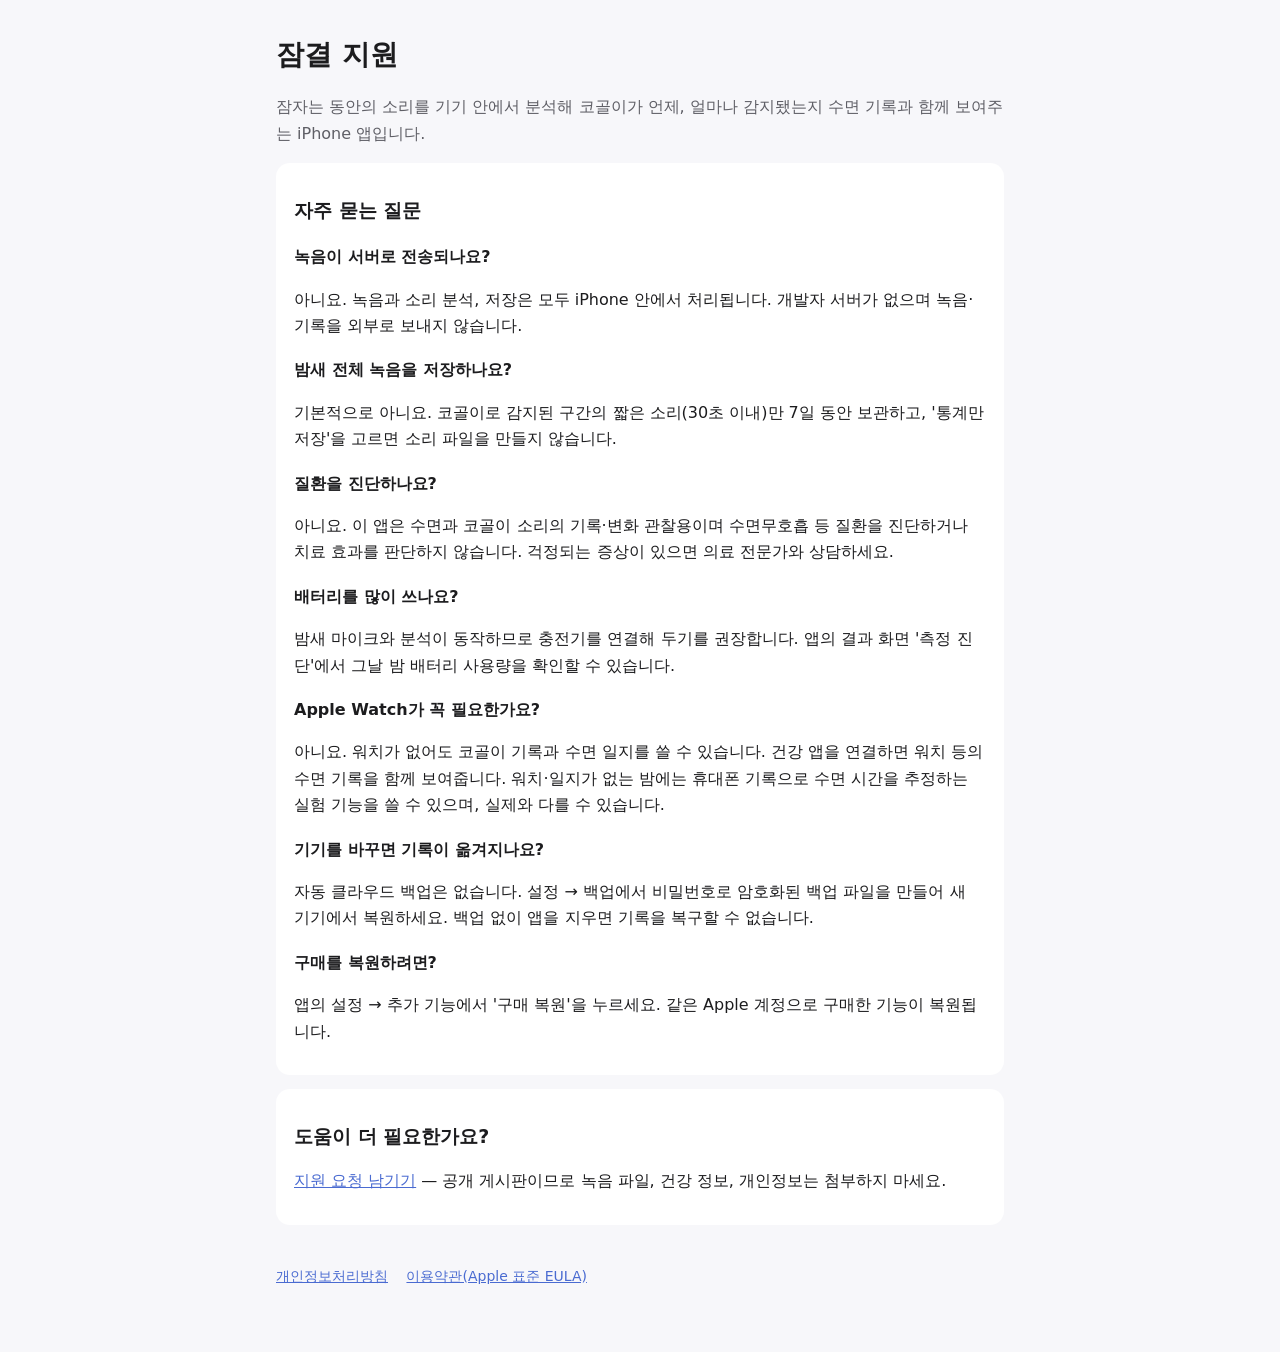
<file: index.html>
<!doctype html>
<html lang="ko">
<head>
<meta charset="utf-8">
<meta name="viewport" content="width=device-width, initial-scale=1">
<title>잠결 지원</title>
<link rel="stylesheet" href="styles.css">
</head>
<body>
<main>
  <h1>잠결 지원</h1>
  <p class="lead">잠자는 동안의 소리를 기기 안에서 분석해 코골이가 언제, 얼마나 감지됐는지 수면 기록과 함께 보여주는 iPhone 앱입니다.</p>

  <section class="card">
    <h2>자주 묻는 질문</h2>
    <h3>녹음이 서버로 전송되나요?</h3>
    <p>아니요. 녹음과 소리 분석, 저장은 모두 iPhone 안에서 처리됩니다. 개발자 서버가 없으며 녹음·기록을 외부로 보내지 않습니다.</p>
    <h3>밤새 전체 녹음을 저장하나요?</h3>
    <p>기본적으로 아니요. 코골이로 감지된 구간의 짧은 소리(30초 이내)만 7일 동안 보관하고, '통계만 저장'을 고르면 소리 파일을 만들지 않습니다.</p>
    <h3>질환을 진단하나요?</h3>
    <p>아니요. 이 앱은 수면과 코골이 소리의 기록·변화 관찰용이며 수면무호흡 등 질환을 진단하거나 치료 효과를 판단하지 않습니다. 걱정되는 증상이 있으면 의료 전문가와 상담하세요.</p>
    <h3>배터리를 많이 쓰나요?</h3>
    <p>밤새 마이크와 분석이 동작하므로 충전기를 연결해 두기를 권장합니다. 앱의 결과 화면 '측정 진단'에서 그날 밤 배터리 사용량을 확인할 수 있습니다.</p>
    <h3>Apple Watch가 꼭 필요한가요?</h3>
    <p>아니요. 워치가 없어도 코골이 기록과 수면 일지를 쓸 수 있습니다. 건강 앱을 연결하면 워치 등의 수면 기록을 함께 보여줍니다. 워치·일지가 없는 밤에는 휴대폰 기록으로 수면 시간을 추정하는 실험 기능을 쓸 수 있으며, 실제와 다를 수 있습니다.</p>
    <h3>기기를 바꾸면 기록이 옮겨지나요?</h3>
    <p>자동 클라우드 백업은 없습니다. 설정 → 백업에서 비밀번호로 암호화된 백업 파일을 만들어 새 기기에서 복원하세요. 백업 없이 앱을 지우면 기록을 복구할 수 없습니다.</p>
    <h3>구매를 복원하려면?</h3>
    <p>앱의 설정 → 추가 기능에서 '구매 복원'을 누르세요. 같은 Apple 계정으로 구매한 기능이 복원됩니다.</p>
  </section>

  <section class="card">
    <h2>도움이 더 필요한가요?</h2>
    <p><a href="https://github.com/hiorio/drowse-support/issues">지원 요청 남기기</a> — 공개 게시판이므로 녹음 파일, 건강 정보, 개인정보는 첨부하지 마세요.</p>
  </section>

  <footer>
    <a href="privacy/">개인정보처리방침</a>
    <a href="https://www.apple.com/legal/internet-services/itunes/dev/stdeula/">이용약관(Apple 표준 EULA)</a>
  </footer>
</main>
</body>
</html>
</file>
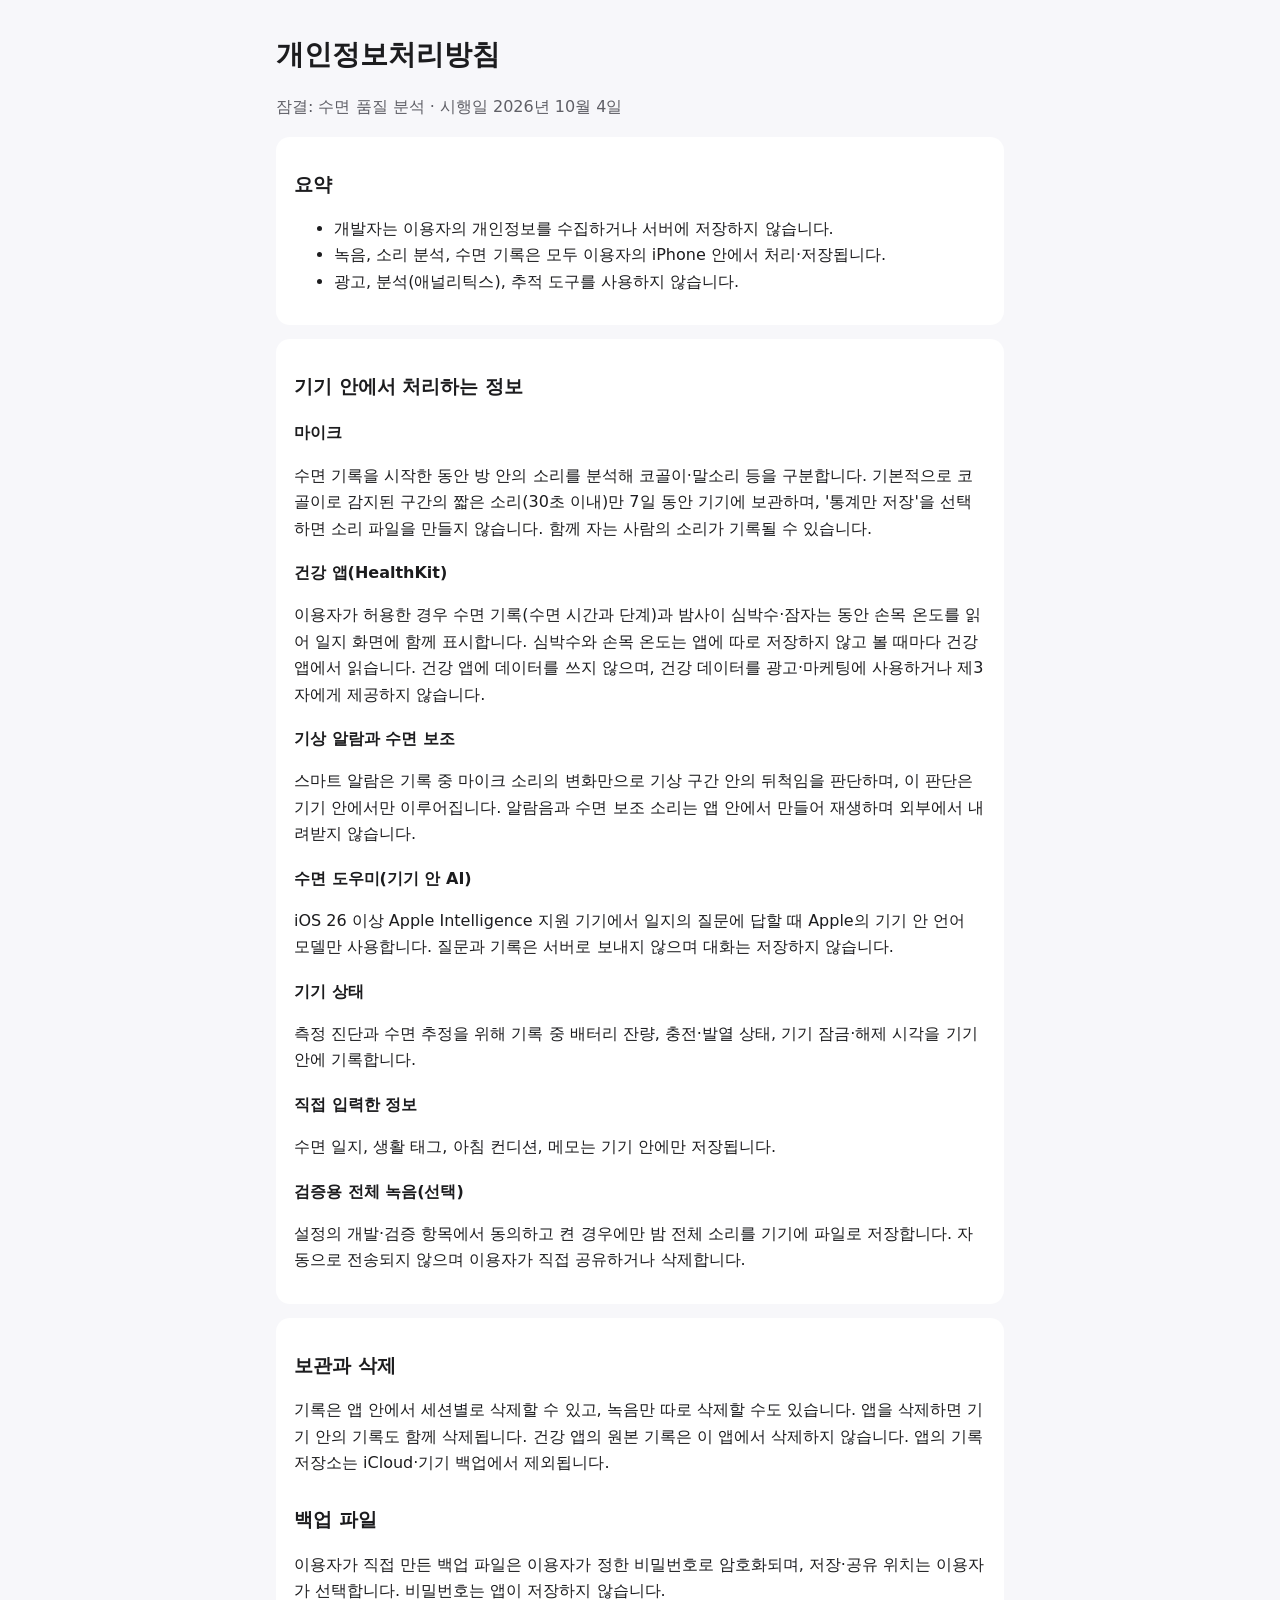
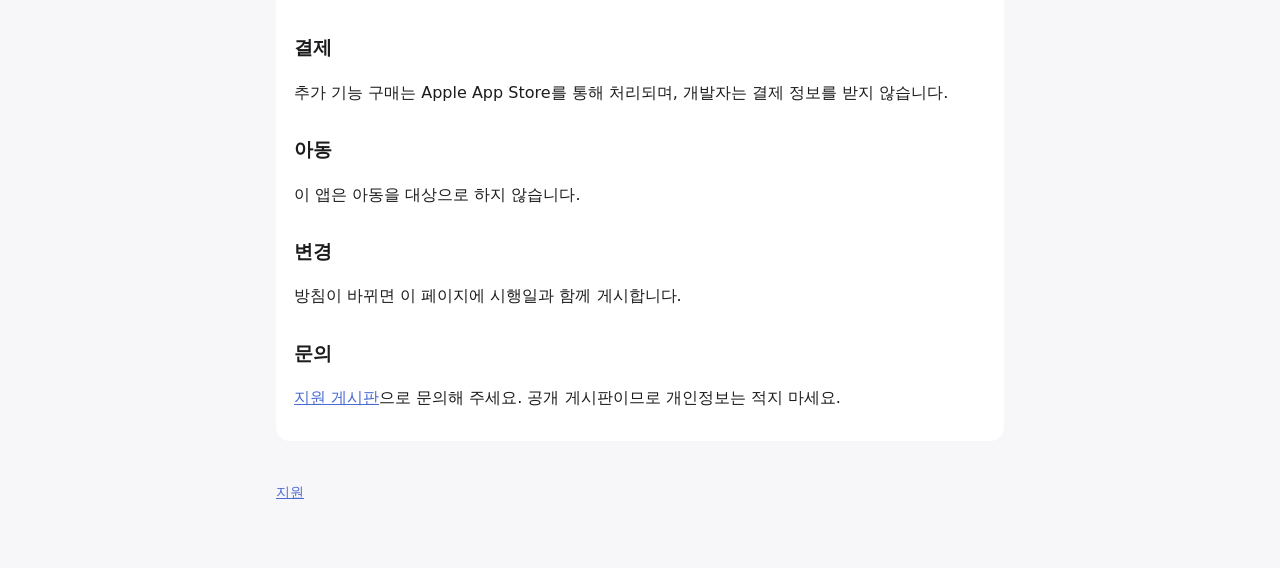
<file: privacy/index.html>
<!doctype html>
<html lang="ko">
<head>
<meta charset="utf-8">
<meta name="viewport" content="width=device-width, initial-scale=1">
<title>잠결 개인정보처리방침</title>
<link rel="stylesheet" href="../styles.css">
</head>
<body>
<main>
  <h1>개인정보처리방침</h1>
  <p class="lead">잠결: 수면 품질 분석 · 시행일 2026년 10월 4일</p>

  <section class="card">
    <h2>요약</h2>
    <ul>
      <li>개발자는 이용자의 개인정보를 수집하거나 서버에 저장하지 않습니다.</li>
      <li>녹음, 소리 분석, 수면 기록은 모두 이용자의 iPhone 안에서 처리·저장됩니다.</li>
      <li>광고, 분석(애널리틱스), 추적 도구를 사용하지 않습니다.</li>
    </ul>
  </section>

  <section class="card">
    <h2>기기 안에서 처리하는 정보</h2>
    <h3>마이크</h3>
    <p>수면 기록을 시작한 동안 방 안의 소리를 분석해 코골이·말소리 등을 구분합니다. 기본적으로 코골이로 감지된 구간의 짧은 소리(30초 이내)만 7일 동안 기기에 보관하며, '통계만 저장'을 선택하면 소리 파일을 만들지 않습니다. 함께 자는 사람의 소리가 기록될 수 있습니다.</p>
    <h3>건강 앱(HealthKit)</h3>
    <p>이용자가 허용한 경우 수면 기록(수면 시간과 단계)과 밤사이 심박수·잠자는 동안 손목 온도를 읽어 일지 화면에 함께 표시합니다. 심박수와 손목 온도는 앱에 따로 저장하지 않고 볼 때마다 건강 앱에서 읽습니다. 건강 앱에 데이터를 쓰지 않으며, 건강 데이터를 광고·마케팅에 사용하거나 제3자에게 제공하지 않습니다.</p>
    <h3>기상 알람과 수면 보조</h3>
    <p>스마트 알람은 기록 중 마이크 소리의 변화만으로 기상 구간 안의 뒤척임을 판단하며, 이 판단은 기기 안에서만 이루어집니다. 알람음과 수면 보조 소리는 앱 안에서 만들어 재생하며 외부에서 내려받지 않습니다.</p>
    <h3>수면 도우미(기기 안 AI)</h3>
    <p>iOS 26 이상 Apple Intelligence 지원 기기에서 일지의 질문에 답할 때 Apple의 기기 안 언어 모델만 사용합니다. 질문과 기록은 서버로 보내지 않으며 대화는 저장하지 않습니다.</p>
    <h3>기기 상태</h3>
    <p>측정 진단과 수면 추정을 위해 기록 중 배터리 잔량, 충전·발열 상태, 기기 잠금·해제 시각을 기기 안에 기록합니다.</p>
    <h3>직접 입력한 정보</h3>
    <p>수면 일지, 생활 태그, 아침 컨디션, 메모는 기기 안에만 저장됩니다.</p>
    <h3>검증용 전체 녹음(선택)</h3>
    <p>설정의 개발·검증 항목에서 동의하고 켠 경우에만 밤 전체 소리를 기기에 파일로 저장합니다. 자동으로 전송되지 않으며 이용자가 직접 공유하거나 삭제합니다.</p>
  </section>

  <section class="card">
    <h2>보관과 삭제</h2>
    <p>기록은 앱 안에서 세션별로 삭제할 수 있고, 녹음만 따로 삭제할 수도 있습니다. 앱을 삭제하면 기기 안의 기록도 함께 삭제됩니다. 건강 앱의 원본 기록은 이 앱에서 삭제하지 않습니다. 앱의 기록 저장소는 iCloud·기기 백업에서 제외됩니다.</p>
    <h2>백업 파일</h2>
    <p>이용자가 직접 만든 백업 파일은 이용자가 정한 비밀번호로 암호화되며, 저장·공유 위치는 이용자가 선택합니다. 비밀번호는 앱이 저장하지 않습니다.</p>
    <h2>결제</h2>
    <p>추가 기능 구매는 Apple App Store를 통해 처리되며, 개발자는 결제 정보를 받지 않습니다.</p>
    <h2>아동</h2>
    <p>이 앱은 아동을 대상으로 하지 않습니다.</p>
    <h2>변경</h2>
    <p>방침이 바뀌면 이 페이지에 시행일과 함께 게시합니다.</p>
    <h2>문의</h2>
    <p><a href="https://github.com/hiorio/drowse-support/issues">지원 게시판</a>으로 문의해 주세요. 공개 게시판이므로 개인정보는 적지 마세요.</p>
  </section>

  <footer><a href="../">지원</a></footer>
</main>
</body>
</html>
</file>
<file: styles.css>
:root { --bg: #f7f7fa; --fg: #1c1c1e; --muted: #5f5f66; --card: #fff; --accent: #4a6bd1; }
@media (prefers-color-scheme: dark) { :root { --bg: #0e0f1a; --fg: #f2f2f7; --muted: #a0a0aa; --card: #1a1b28; --accent: #8fd3c9; } }
* { box-sizing: border-box; }
body { margin: 0; background: var(--bg); color: var(--fg); font: 16px/1.65 -apple-system, system-ui, "Apple SD Gothic Neo", "Noto Sans KR", sans-serif; }
main { max-width: 760px; margin: 0 auto; padding: 32px 16px 64px; }
h1 { font-size: 28px; margin: 0 0 6px; }
h2 { font-size: 19px; margin: 28px 0 8px; }
h3 { font-size: 16px; margin: 18px 0 4px; }
p, li { color: var(--fg); }
.lead { color: var(--muted); }
.card { background: var(--card); border-radius: 14px; padding: 4px 18px 14px; margin: 14px 0; }
a { color: var(--accent); }
footer { margin-top: 40px; color: var(--muted); font-size: 14px; }
footer a { margin-right: 14px; }
</file>
